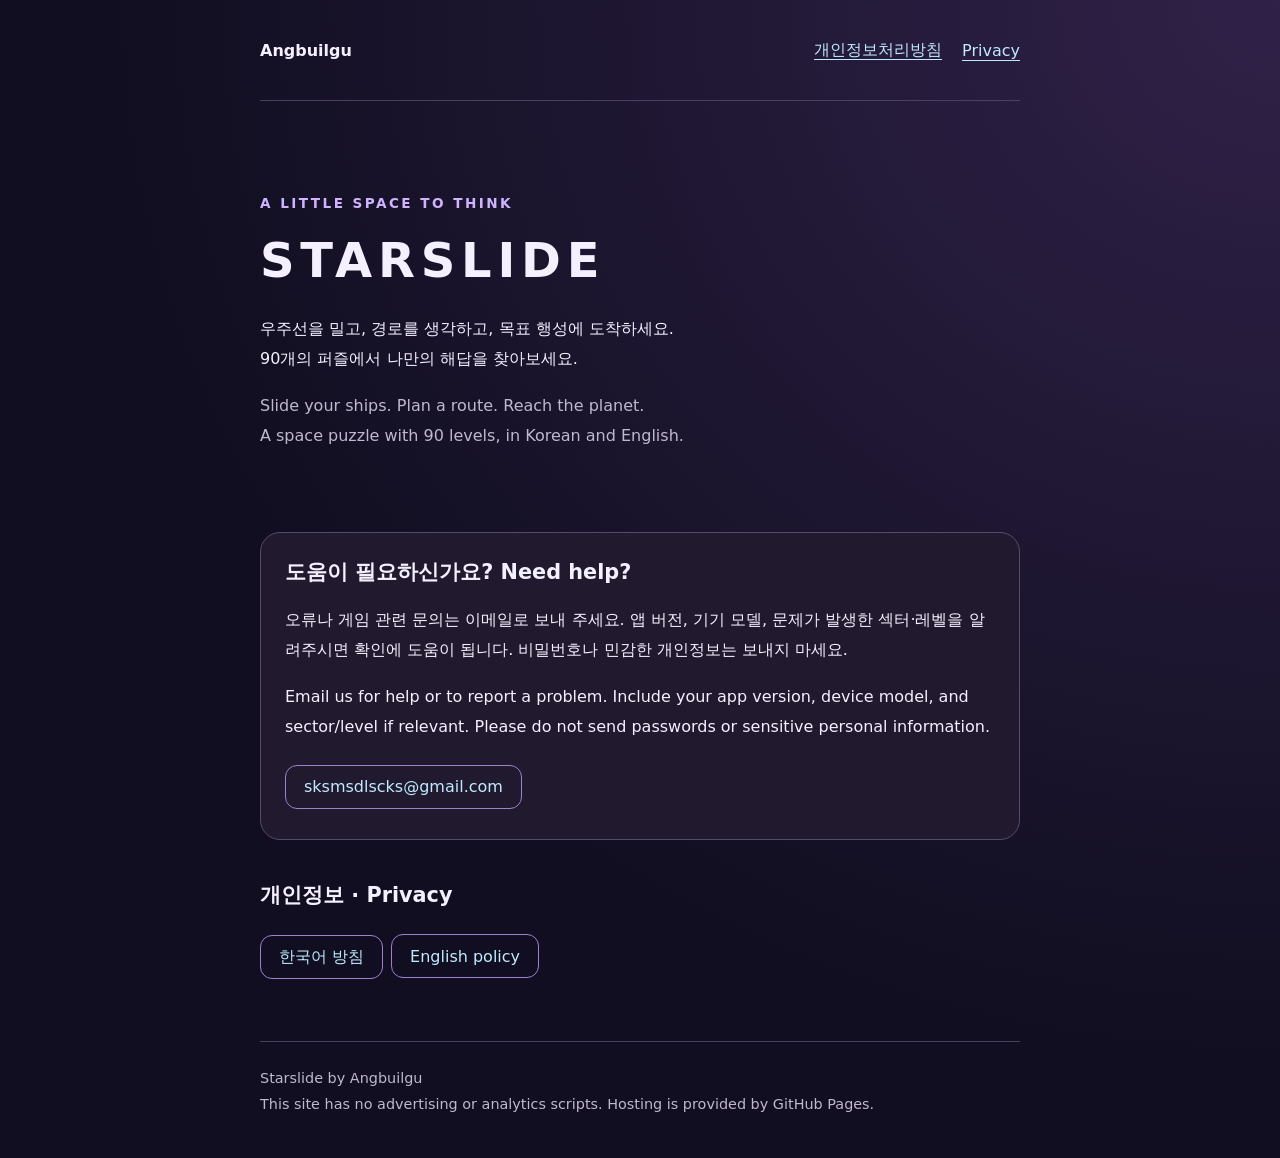
<file: index.html>
<!doctype html>
<html lang="ko">
<head>
  <meta charset="utf-8">
  <meta name="viewport" content="width=device-width, initial-scale=1">
  <meta name="description" content="Starslide 퍼즐 게임의 공식 지원 및 개인정보처리방침. Official support and privacy information for Starslide by Angbuilgu.">
  <title>Starslide · Angbuilgu</title>
  <link rel="stylesheet" href="/style.css">
</head>
<body>
  <header><strong>Angbuilgu</strong><nav aria-label="안내"><a href="/starslide/privacy/">개인정보처리방침</a><a href="/starslide/privacy/en/" lang="en">Privacy</a></nav></header>
  <main>
    <section class="hero">
      <p class="eyebrow">A LITTLE SPACE TO THINK</p>
      <h1>STARSLIDE</h1>
      <p>우주선을 밀고, 경로를 생각하고, 목표 행성에 도착하세요.<br>90개의 퍼즐에서 나만의 해답을 찾아보세요.</p>
      <p lang="en" class="muted">Slide your ships. Plan a route. Reach the planet.<br>A space puzzle with 90 levels, in Korean and English.</p>
    </section>
    <section class="panel" id="support">
      <h2>도움이 필요하신가요? <span lang="en">Need help?</span></h2>
      <p>오류나 게임 관련 문의는 이메일로 보내 주세요. 앱 버전, 기기 모델, 문제가 발생한 섹터·레벨을 알려주시면 확인에 도움이 됩니다. 비밀번호나 민감한 개인정보는 보내지 마세요.</p>
      <p lang="en">Email us for help or to report a problem. Include your app version, device model, and sector/level if relevant. Please do not send passwords or sensitive personal information.</p>
      <a class="button" href="mailto:sksmsdlscks@gmail.com">sksmsdlscks@gmail.com</a>
    </section>
    <section><h2>개인정보 · <span lang="en">Privacy</span></h2><a class="button" href="/starslide/privacy/">한국어 방침</a><a class="button" href="/starslide/privacy/en/" lang="en">English policy</a></section>
  </main>
  <footer>Starslide by Angbuilgu<br><span lang="en">This site has no advertising or analytics scripts. Hosting is provided by GitHub Pages.</span></footer>
</body>
</html>
</file>
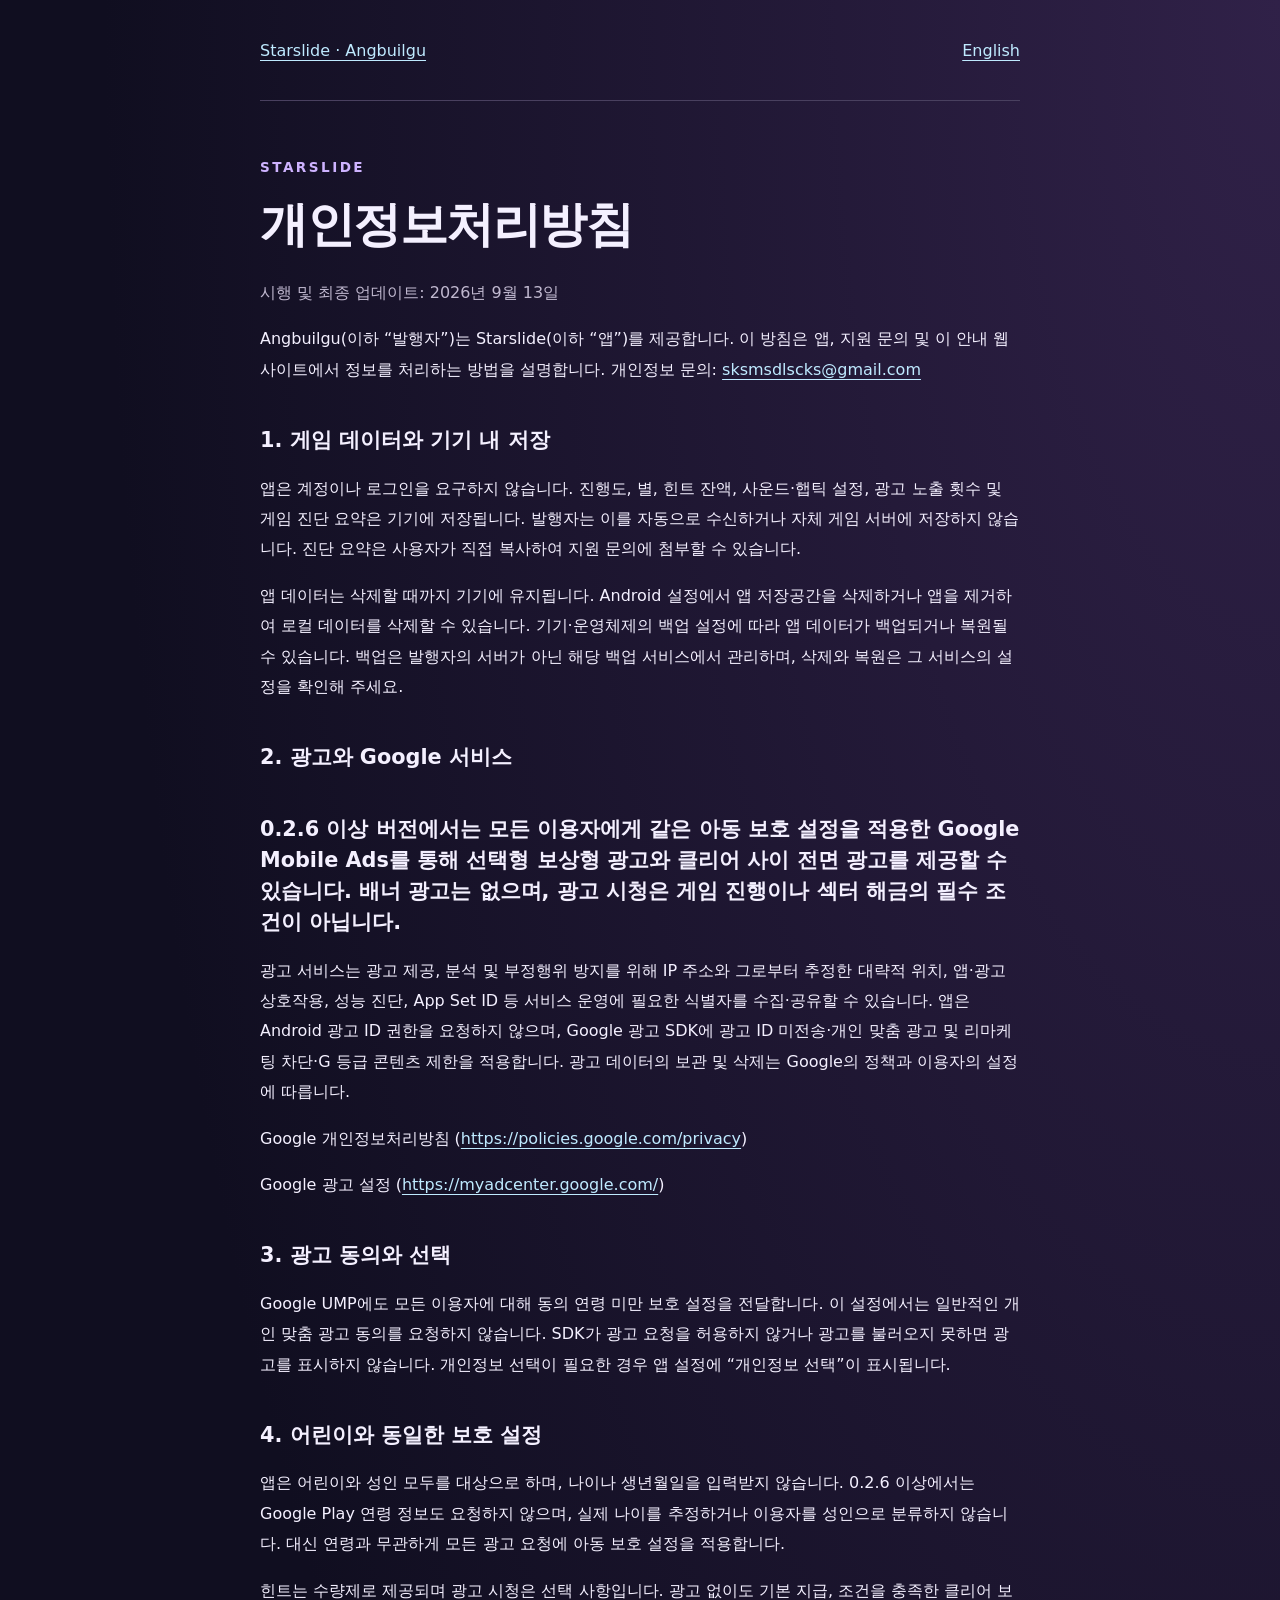
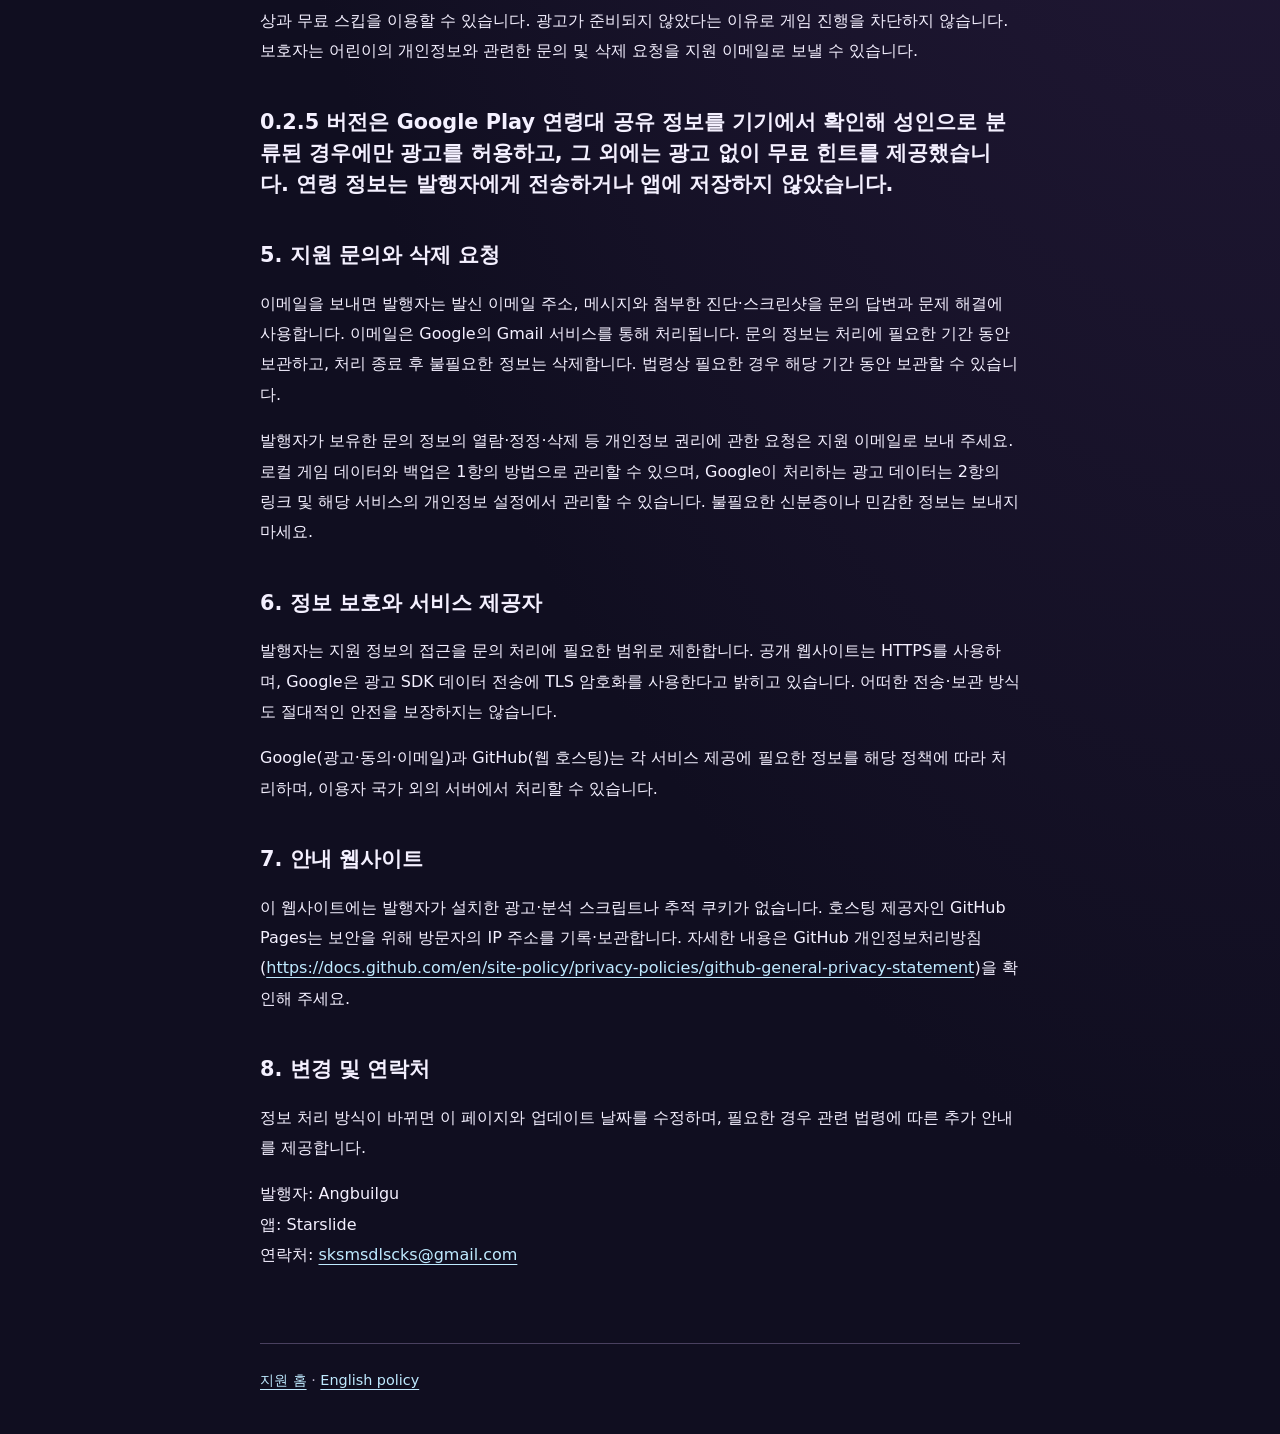
<file: starslide/privacy/index.html>
<!doctype html>
<html lang="ko">
<head>
  <meta charset="utf-8">
  <meta name="viewport" content="width=device-width, initial-scale=1">
  <meta name="description" content="Angbuilgu가 제공하는 Starslide의 개인정보처리방침과 지원 연락처.">
  <title>개인정보처리방침 · Starslide</title>
  <link rel="stylesheet" href="/style.css">
  <link rel="alternate" hreflang="en" href="https://angbuilgu.github.io/starslide/privacy/en/">
</head>
<body>
  <header><a href="/">Starslide · Angbuilgu</a><nav aria-label="언어"><a href="/starslide/privacy/en/" lang="en">English</a></nav></header>
  <main>
    <p class="eyebrow">STARSLIDE</p>
    <h1>개인정보처리방침</h1>
    <p class="muted">시행 및 최종 업데이트: 2026년 9월 13일</p>
    <p>Angbuilgu(이하 “발행자”)는 Starslide(이하 “앱”)를 제공합니다. 이 방침은 앱, 지원 문의 및 이 안내 웹사이트에서 정보를 처리하는 방법을 설명합니다. 개인정보 문의: <a href="mailto:sksmsdlscks@gmail.com">sksmsdlscks@gmail.com</a></p>
    <h2>1. 게임 데이터와 기기 내 저장</h2>
    <p>앱은 계정이나 로그인을 요구하지 않습니다. 진행도, 별, 힌트 잔액, 사운드·햅틱 설정, 광고 노출 횟수 및 게임 진단 요약은 기기에 저장됩니다. 발행자는 이를 자동으로 수신하거나 자체 게임 서버에 저장하지 않습니다. 진단 요약은 사용자가 직접 복사하여 지원 문의에 첨부할 수 있습니다.</p>
    <p>앱 데이터는 삭제할 때까지 기기에 유지됩니다. Android 설정에서 앱 저장공간을 삭제하거나 앱을 제거하여 로컬 데이터를 삭제할 수 있습니다. 기기·운영체제의 백업 설정에 따라 앱 데이터가 백업되거나 복원될 수 있습니다. 백업은 발행자의 서버가 아닌 해당 백업 서비스에서 관리하며, 삭제와 복원은 그 서비스의 설정을 확인해 주세요.</p>
    <h2>2. 광고와 Google 서비스</h2>
    <h2>0.2.6 이상 버전에서는 모든 이용자에게 같은 아동 보호 설정을 적용한 Google Mobile Ads를 통해 선택형 보상형 광고와 클리어 사이 전면 광고를 제공할 수 있습니다. 배너 광고는 없으며, 광고 시청은 게임 진행이나 섹터 해금의 필수 조건이 아닙니다.</h2>
    <p>광고 서비스는 광고 제공, 분석 및 부정행위 방지를 위해 IP 주소와 그로부터 추정한 대략적 위치, 앱·광고 상호작용, 성능 진단, App Set ID 등 서비스 운영에 필요한 식별자를 수집·공유할 수 있습니다. 앱은 Android 광고 ID 권한을 요청하지 않으며, Google 광고 SDK에 광고 ID 미전송·개인 맞춤 광고 및 리마케팅 차단·G 등급 콘텐츠 제한을 적용합니다. 광고 데이터의 보관 및 삭제는 Google의 정책과 이용자의 설정에 따릅니다.</p>
    <p>Google 개인정보처리방침 (<a href="https://policies.google.com/privacy">https://policies.google.com/privacy</a>)</p>
    <p>Google 광고 설정 (<a href="https://myadcenter.google.com/">https://myadcenter.google.com/</a>)</p>
    <h2>3. 광고 동의와 선택</h2>
    <p>Google UMP에도 모든 이용자에 대해 동의 연령 미만 보호 설정을 전달합니다. 이 설정에서는 일반적인 개인 맞춤 광고 동의를 요청하지 않습니다. SDK가 광고 요청을 허용하지 않거나 광고를 불러오지 못하면 광고를 표시하지 않습니다. 개인정보 선택이 필요한 경우 앱 설정에 “개인정보 선택”이 표시됩니다.</p>
    <h2>4. 어린이와 동일한 보호 설정</h2>
    <p>앱은 어린이와 성인 모두를 대상으로 하며, 나이나 생년월일을 입력받지 않습니다. 0.2.6 이상에서는 Google Play 연령 정보도 요청하지 않으며, 실제 나이를 추정하거나 이용자를 성인으로 분류하지 않습니다. 대신 연령과 무관하게 모든 광고 요청에 아동 보호 설정을 적용합니다.</p>
    <p>힌트는 수량제로 제공되며 광고 시청은 선택 사항입니다. 광고 없이도 기본 지급, 조건을 충족한 클리어 보상과 무료 스킵을 이용할 수 있습니다. 광고가 준비되지 않았다는 이유로 게임 진행을 차단하지 않습니다. 보호자는 어린이의 개인정보와 관련한 문의 및 삭제 요청을 지원 이메일로 보낼 수 있습니다.</p>
    <h2>0.2.5 버전은 Google Play 연령대 공유 정보를 기기에서 확인해 성인으로 분류된 경우에만 광고를 허용하고, 그 외에는 광고 없이 무료 힌트를 제공했습니다. 연령 정보는 발행자에게 전송하거나 앱에 저장하지 않았습니다.</h2>
    <h2>5. 지원 문의와 삭제 요청</h2>
    <p>이메일을 보내면 발행자는 발신 이메일 주소, 메시지와 첨부한 진단·스크린샷을 문의 답변과 문제 해결에 사용합니다. 이메일은 Google의 Gmail 서비스를 통해 처리됩니다. 문의 정보는 처리에 필요한 기간 동안 보관하고, 처리 종료 후 불필요한 정보는 삭제합니다. 법령상 필요한 경우 해당 기간 동안 보관할 수 있습니다.</p>
    <p>발행자가 보유한 문의 정보의 열람·정정·삭제 등 개인정보 권리에 관한 요청은 지원 이메일로 보내 주세요. 로컬 게임 데이터와 백업은 1항의 방법으로 관리할 수 있으며, Google이 처리하는 광고 데이터는 2항의 링크 및 해당 서비스의 개인정보 설정에서 관리할 수 있습니다. 불필요한 신분증이나 민감한 정보는 보내지 마세요.</p>
    <h2>6. 정보 보호와 서비스 제공자</h2>
    <p>발행자는 지원 정보의 접근을 문의 처리에 필요한 범위로 제한합니다. 공개 웹사이트는 HTTPS를 사용하며, Google은 광고 SDK 데이터 전송에 TLS 암호화를 사용한다고 밝히고 있습니다. 어떠한 전송·보관 방식도 절대적인 안전을 보장하지는 않습니다.</p>
    <p>Google(광고·동의·이메일)과 GitHub(웹 호스팅)는 각 서비스 제공에 필요한 정보를 해당 정책에 따라 처리하며, 이용자 국가 외의 서버에서 처리할 수 있습니다.</p>
    <h2>7. 안내 웹사이트</h2>
    <p>이 웹사이트에는 발행자가 설치한 광고·분석 스크립트나 추적 쿠키가 없습니다. 호스팅 제공자인 GitHub Pages는 보안을 위해 방문자의 IP 주소를 기록·보관합니다. 자세한 내용은 GitHub 개인정보처리방침 (<a href="https://docs.github.com/en/site-policy/privacy-policies/github-general-privacy-statement">https://docs.github.com/en/site-policy/privacy-policies/github-general-privacy-statement</a>)을 확인해 주세요.</p>
    <h2>8. 변경 및 연락처</h2>
    <p>정보 처리 방식이 바뀌면 이 페이지와 업데이트 날짜를 수정하며, 필요한 경우 관련 법령에 따른 추가 안내를 제공합니다.</p>
    <p>발행자: Angbuilgu<br>앱: Starslide<br>연락처: <a href="mailto:sksmsdlscks@gmail.com">sksmsdlscks@gmail.com</a></p>
  </main>
  <footer><a href="/">지원 홈</a> · <a href="/starslide/privacy/en/" lang="en">English policy</a></footer>
</body>
</html>
</file>
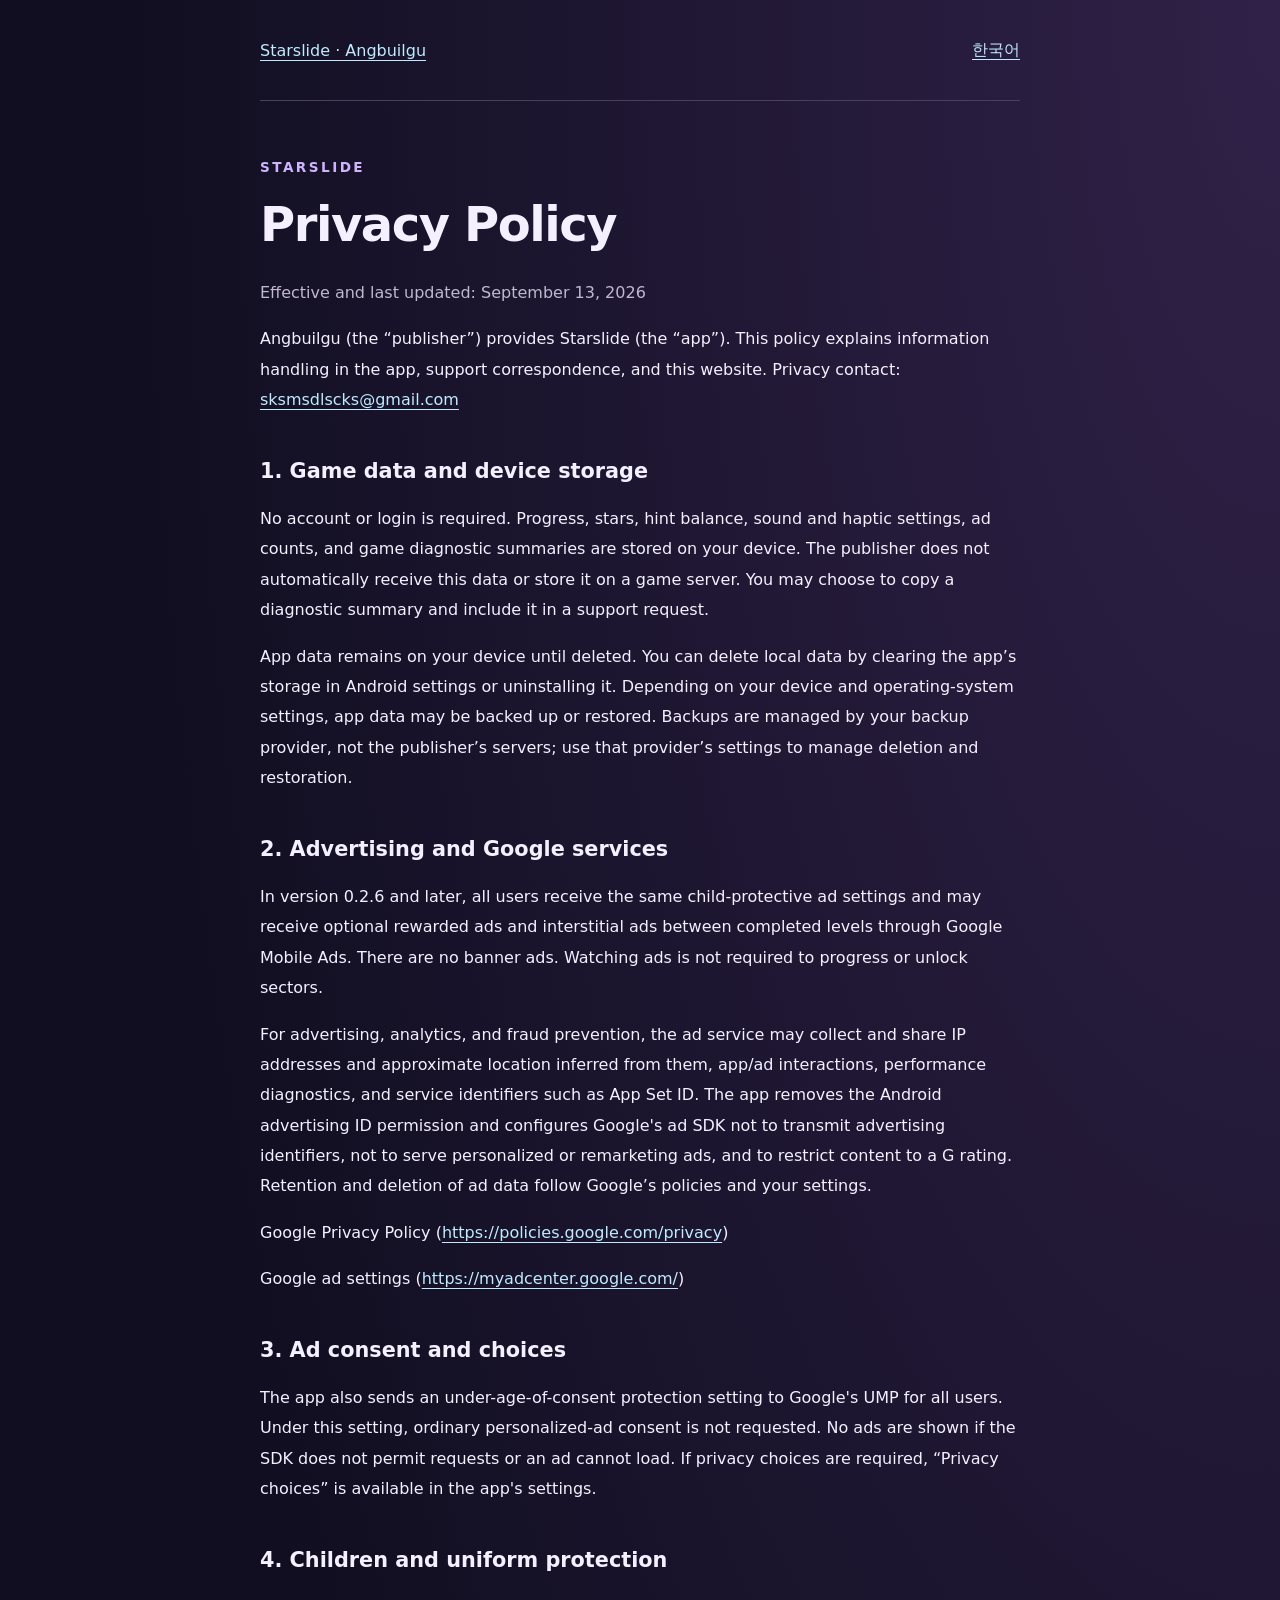
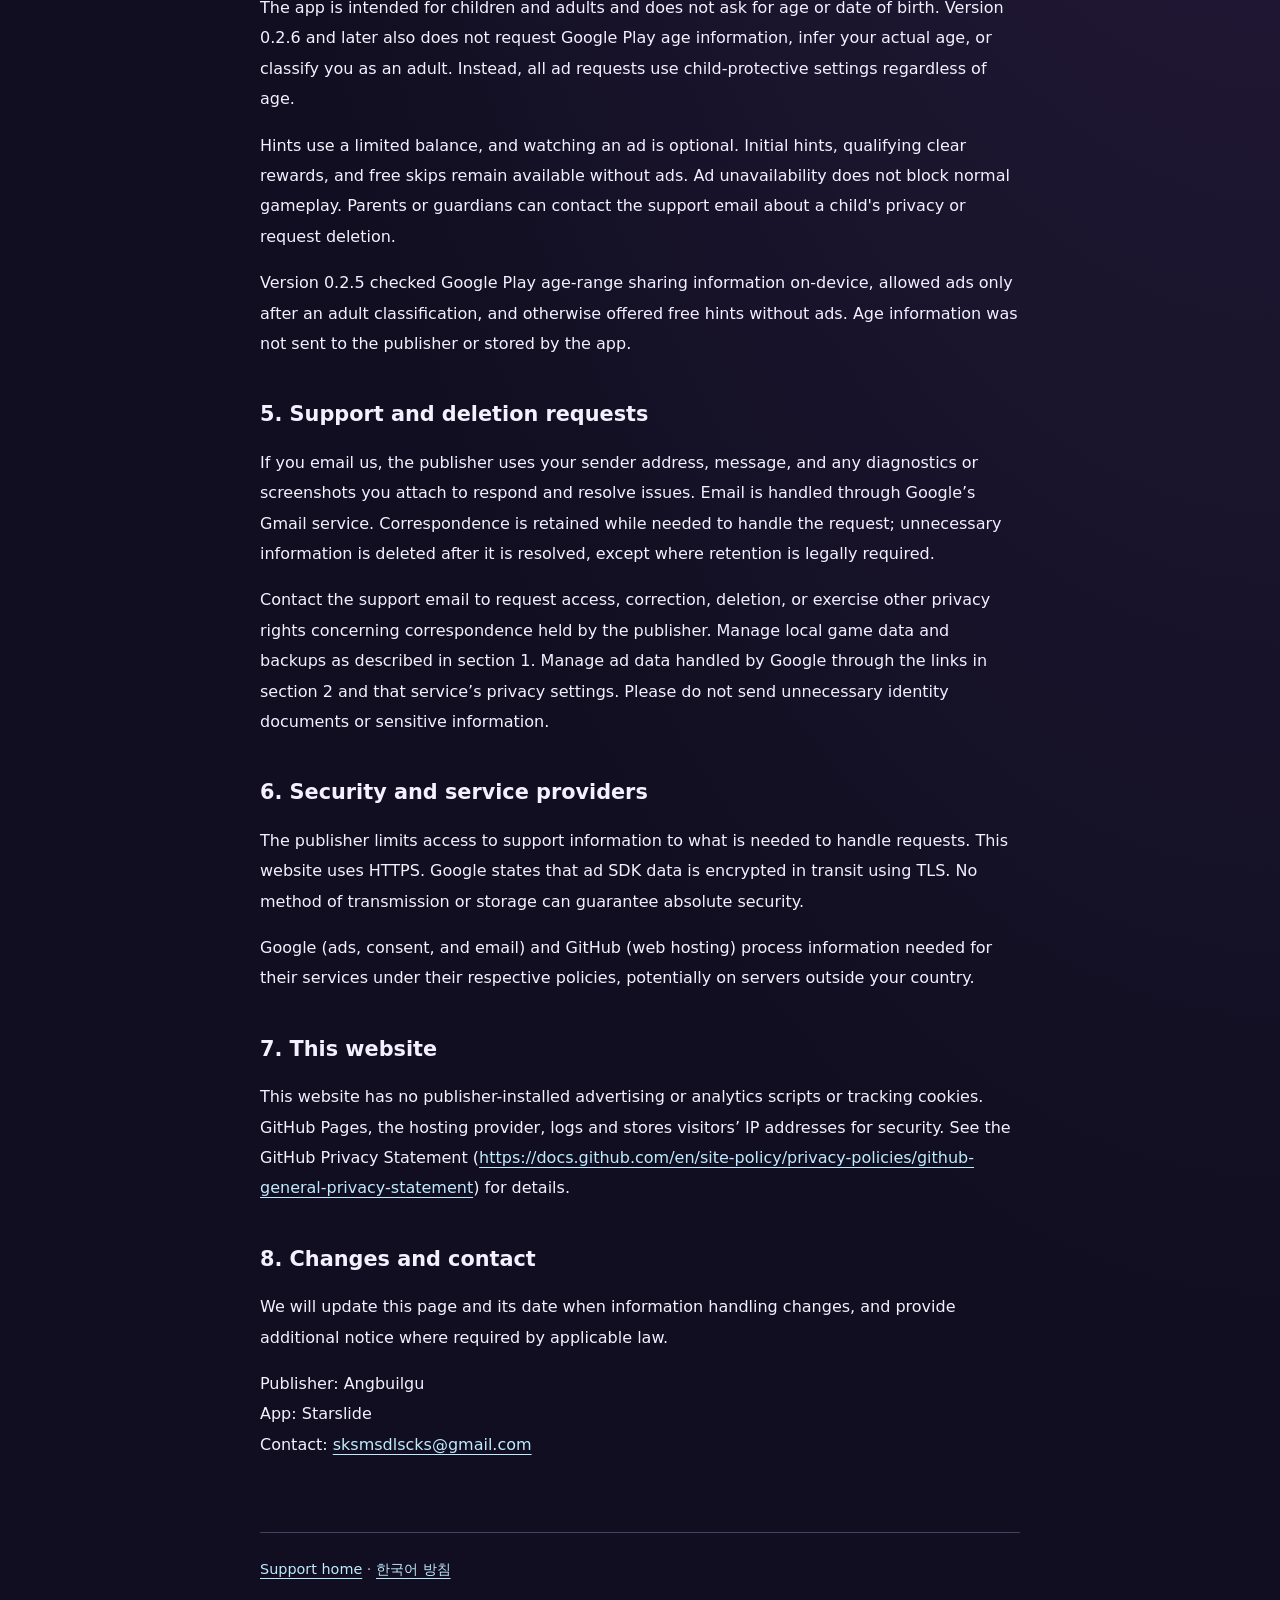
<file: starslide/privacy/en/index.html>
<!doctype html>
<html lang="en">
<head>
  <meta charset="utf-8">
  <meta name="viewport" content="width=device-width, initial-scale=1">
  <meta name="description" content="Privacy policy and support contact for Starslide, provided by Angbuilgu.">
  <title>Privacy Policy · Starslide</title>
  <link rel="stylesheet" href="/style.css">
  <link rel="alternate" hreflang="ko" href="https://angbuilgu.github.io/starslide/privacy/">
</head>
<body>
  <header><a href="/">Starslide · Angbuilgu</a><nav aria-label="Language"><a href="/starslide/privacy/" lang="ko">한국어</a></nav></header>
  <main>
    <p class="eyebrow">STARSLIDE</p>
    <h1>Privacy Policy</h1>
    <p class="muted">Effective and last updated: September 13, 2026</p>
    <p>Angbuilgu (the “publisher”) provides Starslide (the “app”). This policy explains information handling in the app, support correspondence, and this website. Privacy contact: <a href="mailto:sksmsdlscks@gmail.com">sksmsdlscks@gmail.com</a></p>
    <h2>1. Game data and device storage</h2>
    <p>No account or login is required. Progress, stars, hint balance, sound and haptic settings, ad counts, and game diagnostic summaries are stored on your device. The publisher does not automatically receive this data or store it on a game server. You may choose to copy a diagnostic summary and include it in a support request.</p>
    <p>App data remains on your device until deleted. You can delete local data by clearing the app’s storage in Android settings or uninstalling it. Depending on your device and operating-system settings, app data may be backed up or restored. Backups are managed by your backup provider, not the publisher’s servers; use that provider’s settings to manage deletion and restoration.</p>
    <h2>2. Advertising and Google services</h2>
    <p>In version 0.2.6 and later, all users receive the same child-protective ad settings and may receive optional rewarded ads and interstitial ads between completed levels through Google Mobile Ads. There are no banner ads. Watching ads is not required to progress or unlock sectors.</p>
    <p>For advertising, analytics, and fraud prevention, the ad service may collect and share IP addresses and approximate location inferred from them, app/ad interactions, performance diagnostics, and service identifiers such as App Set ID. The app removes the Android advertising ID permission and configures Google's ad SDK not to transmit advertising identifiers, not to serve personalized or remarketing ads, and to restrict content to a G rating. Retention and deletion of ad data follow Google’s policies and your settings.</p>
    <p>Google Privacy Policy (<a href="https://policies.google.com/privacy">https://policies.google.com/privacy</a>)</p>
    <p>Google ad settings (<a href="https://myadcenter.google.com/">https://myadcenter.google.com/</a>)</p>
    <h2>3. Ad consent and choices</h2>
    <p>The app also sends an under-age-of-consent protection setting to Google's UMP for all users. Under this setting, ordinary personalized-ad consent is not requested. No ads are shown if the SDK does not permit requests or an ad cannot load. If privacy choices are required, “Privacy choices” is available in the app's settings.</p>
    <h2>4. Children and uniform protection</h2>
    <p>The app is intended for children and adults and does not ask for age or date of birth. Version 0.2.6 and later also does not request Google Play age information, infer your actual age, or classify you as an adult. Instead, all ad requests use child-protective settings regardless of age.</p>
    <p>Hints use a limited balance, and watching an ad is optional. Initial hints, qualifying clear rewards, and free skips remain available without ads. Ad unavailability does not block normal gameplay. Parents or guardians can contact the support email about a child's privacy or request deletion.</p>
    <p>Version 0.2.5 checked Google Play age-range sharing information on-device, allowed ads only after an adult classification, and otherwise offered free hints without ads. Age information was not sent to the publisher or stored by the app.</p>
    <h2>5. Support and deletion requests</h2>
    <p>If you email us, the publisher uses your sender address, message, and any diagnostics or screenshots you attach to respond and resolve issues. Email is handled through Google’s Gmail service. Correspondence is retained while needed to handle the request; unnecessary information is deleted after it is resolved, except where retention is legally required.</p>
    <p>Contact the support email to request access, correction, deletion, or exercise other privacy rights concerning correspondence held by the publisher. Manage local game data and backups as described in section 1. Manage ad data handled by Google through the links in section 2 and that service’s privacy settings. Please do not send unnecessary identity documents or sensitive information.</p>
    <h2>6. Security and service providers</h2>
    <p>The publisher limits access to support information to what is needed to handle requests. This website uses HTTPS. Google states that ad SDK data is encrypted in transit using TLS. No method of transmission or storage can guarantee absolute security.</p>
    <p>Google (ads, consent, and email) and GitHub (web hosting) process information needed for their services under their respective policies, potentially on servers outside your country.</p>
    <h2>7. This website</h2>
    <p>This website has no publisher-installed advertising or analytics scripts or tracking cookies. GitHub Pages, the hosting provider, logs and stores visitors’ IP addresses for security. See the GitHub Privacy Statement (<a href="https://docs.github.com/en/site-policy/privacy-policies/github-general-privacy-statement">https://docs.github.com/en/site-policy/privacy-policies/github-general-privacy-statement</a>) for details.</p>
    <h2>8. Changes and contact</h2>
    <p>We will update this page and its date when information handling changes, and provide additional notice where required by applicable law.</p>
    <p>Publisher: Angbuilgu<br>App: Starslide<br>Contact: <a href="mailto:sksmsdlscks@gmail.com">sksmsdlscks@gmail.com</a></p>
  </main>
  <footer><a href="/">Support home</a> · <a href="/starslide/privacy/" lang="ko">한국어 방침</a></footer>
</body>
</html>
</file>
<file: style.css>
:root { color-scheme: dark; font-family: system-ui, -apple-system, BlinkMacSystemFont, "Segoe UI", sans-serif; background: #100e20; color: #f4f0ff; }
* { box-sizing: border-box; }
body { margin: 0; background: radial-gradient(ellipse at top right, #302148, transparent 65%); min-height: 100vh; }
main, header, footer { width: min(100% - 40px, 760px); margin-inline: auto; }
header { display: flex; flex-wrap: wrap; gap: 16px; align-items: center; justify-content: space-between; padding-block: 28px; border-bottom: 1px solid #49405f; }
nav { display: flex; flex-wrap: wrap; gap: 20px; }
a { color: #bfeaff; text-underline-offset: 4px; overflow-wrap: anywhere; }
a:hover { color: white; }
a:focus-visible { outline: 3px solid #ffc477; outline-offset: 5px; }
nav a, .button { display: inline-flex; min-height: 44px; align-items: center; }
main { padding-block: 40px 56px; }
h1 { font-size: clamp(2rem, 7vw, 3rem); line-height: 1.25; margin: 12px 0 24px; letter-spacing: -.03em; }
h2 { font-size: 1.3rem; line-height: 1.5; margin-top: 40px; }
p, li { font-size: 1rem; line-height: 1.9; overflow-wrap: anywhere; }
li + li { margin-top: 10px; }
.eyebrow { color: #ceb3ff; font-weight: 700; letter-spacing: .18em; font-size: .85rem; }
.muted { color: #c0b8cf; }
.hero { padding-block: 36px; }
.hero h1 { letter-spacing: .12em; }
.panel { border: 1px solid #5a496f; border-radius: 20px; padding: 24px; margin-top: 28px; background: #21192e; }
.panel h2 { margin-top: 0; }
.button { padding: 10px 18px; border: 1px solid #9f80cd; border-radius: 12px; text-decoration: none; margin: 6px 8px 6px 0; }
footer { border-top: 1px solid #49405f; padding-block: 24px 40px; color: #c0b8cf; font-size: .9rem; line-height: 1.8; }
@media (max-width: 400px) { main, header, footer { width: calc(100% - 32px); } .panel { padding: 18px; } }
</file>
